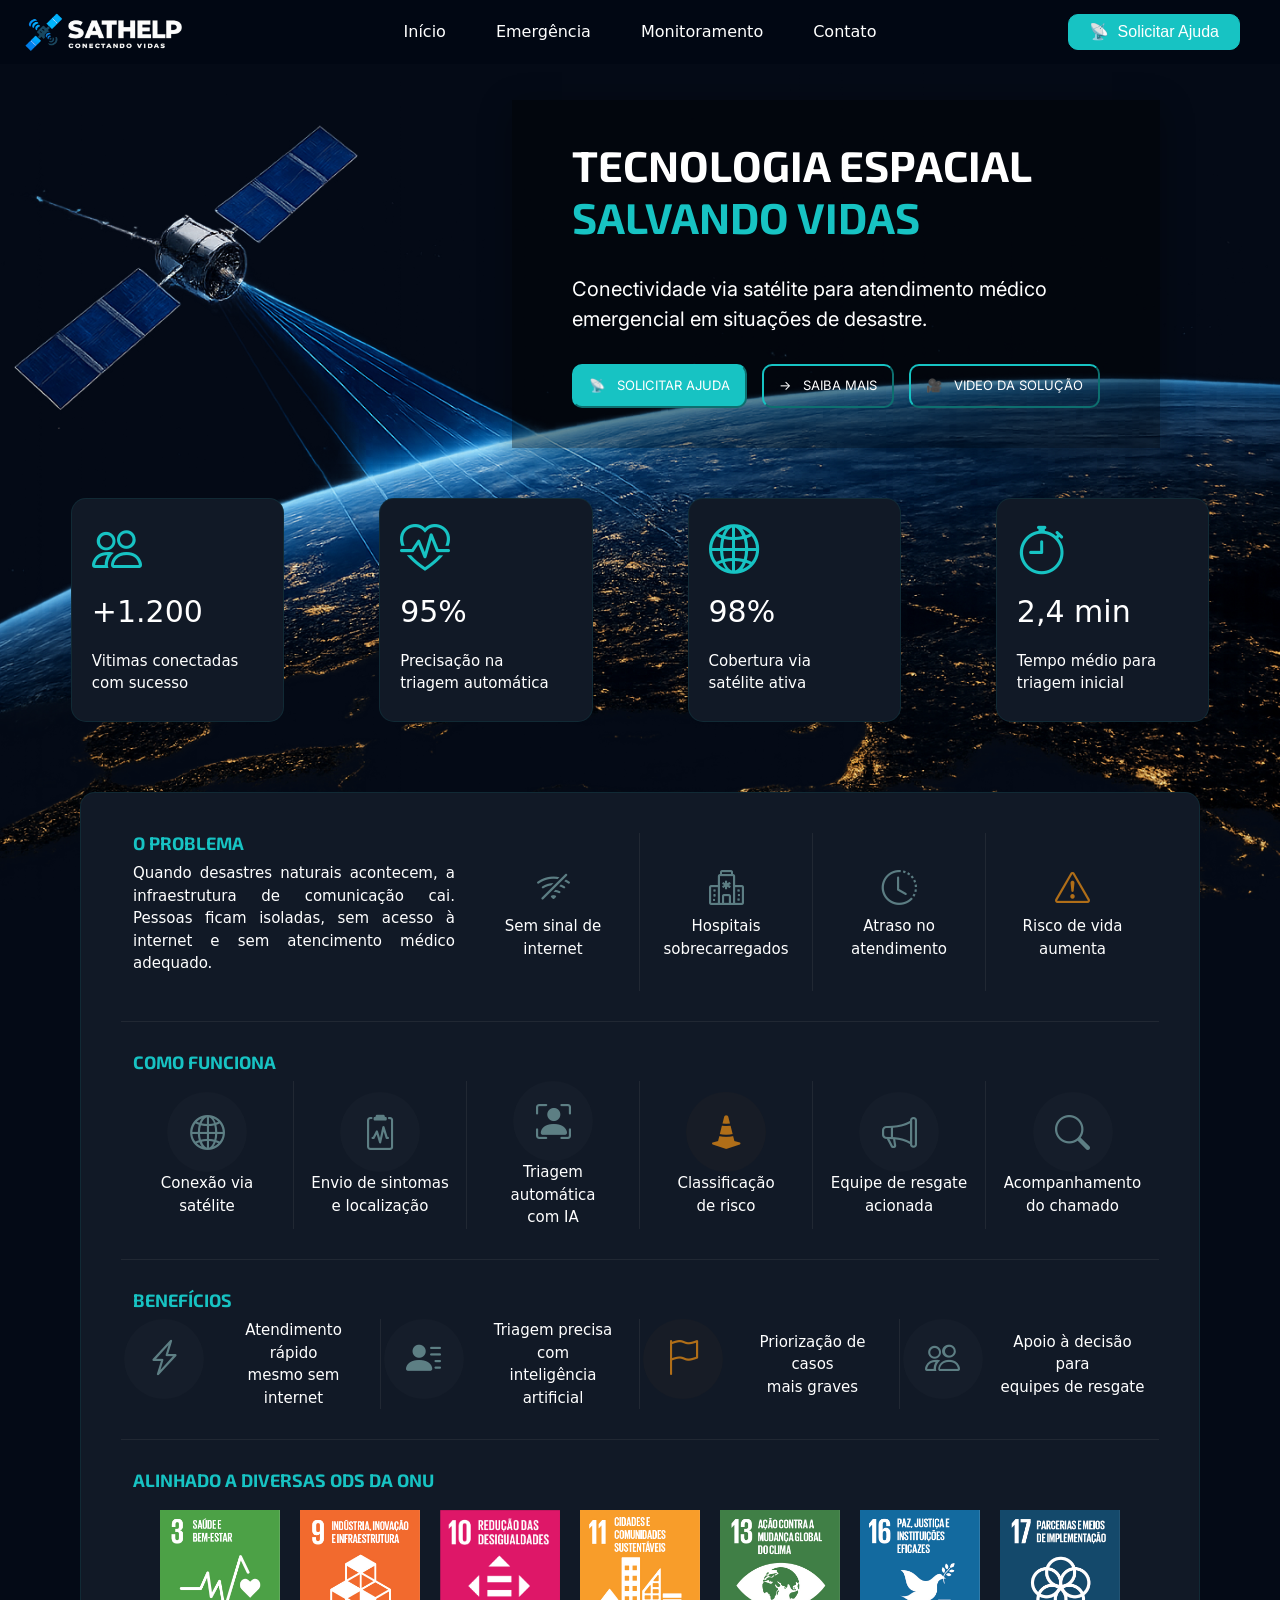
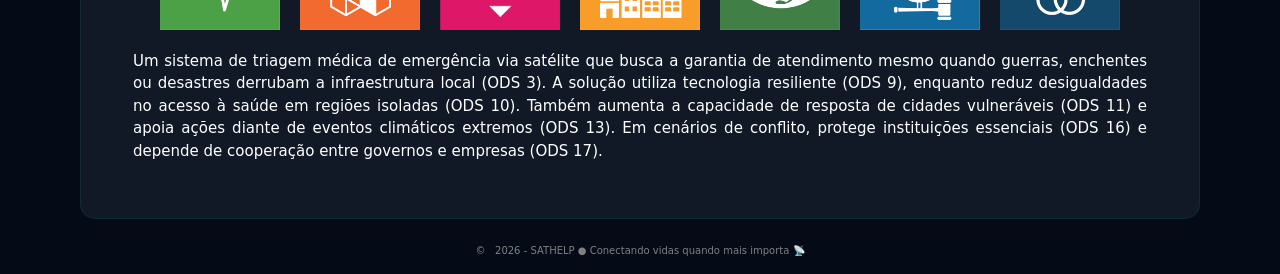
<file: index.html>
<!DOCTYPE html>
<html lang="pt">
<head>
	<meta charset="UTF-8">
	<meta http-equiv="X-UA-Compatible" content="IE=edge">
	<meta name="viewport" content="width=device-width, initial-scale=1.0">
	<link rel="preconnect" href="https://fonts.googleapis.com">
	<link rel="preconnect" href="https://fonts.gstatic.com" crossorigin>
	<link href="https://fonts.googleapis.com/css2?family=Exo+2:wght@300;400;600;700&display=swap" rel="stylesheet">
	<link href="https://fonts.googleapis.com/css2?family=Inter:wght@300;400;600;700&display=swap" rel="stylesheet">
	<link href="https://cdn.jsdelivr.net/npm/bootstrap@5.1.3/dist/css/bootstrap.min.css" rel="stylesheet">
	<link rel="stylesheet" href="https://cdn.jsdelivr.net/npm/bootstrap-icons@1.11.4/font/bootstrap-icons.css">
	<link href="css/style.css" rel="stylesheet">
	<link rel="icon" type="image/png" href="img/Satelite.png">
    <title>SatHelp</title>
</head>
<body>
    <header>
        <iframe src="menu.html" style="width:100%; height:70px; border:none;"></iframe>
    </header>
	<div class="conteudo conteudo_index">
		<div class="caixa_index">
			<div class="caixa_title_index">
				<h1>
					<span class="title_A">TECNOLOGIA ESPACIAL</span><br>
					<span class="title_B">SALVANDO VIDAS</span>
				</h1>
				<p class="text_title">Conectividade via satélite para atendimento médico<br>emergencial em situações de desastre.</p>
				<div class="botoes_index">
					<button class="botao_azul botao_espaco"><a href="emergencia.html">&#128225; &nbsp; SOLICITAR AJUDA</a></button>
					<button class="botao_transparente botao_espaco"><a href="#sobre_solucao">&#x2192; &nbsp; SAIBA MAIS</a></button>
					<button class="botao_transparente"><a href="https://youtu.be/VlipTUClRXM">&#x1F3A5; &nbsp; VIDEO DA SOLUÇÃO</a></button>
				</div>
			</div>
		</div>
		<div class="caixa row group_box_line_index">
			<div class="col-md-2 box_line_index">
				<i class="bi bi-people icon_index"></i>
				<p class="big_p_index">+1.200</p>
				<p class="little_p_index mb-0">Vitimas conectadas<br>com sucesso</p>
			</div>
			<div class="col-md-2 box_line_index">
				<i class="bi bi-heart-pulse icon_index"></i>
				<p class="big_p_index">95%</p>
				<p class="little_p_index">Precisação na<br>triagem automática</p>
			</div>
			<div class="col-md-2 box_line_index">
				<i class="bi bi-globe2 icon_index"></i>
				<p class="big_p_index">98%</p>
				<p class="little_p_index">Cobertura via<br>satélite ativa</p>
			</div>
			<div class="col-md-2 box_line_index">
				<i class="bi bi-stopwatch icon_index"></i>
				<p class="big_p_index">2,4 min</p>
				<p class="little_p_index">Tempo médio para<br>triagem inicial</p>
			</div>
		</div>
		<div class="container_sobre" id="sobre_solucao">
			<div class="row">
				<div class="col-md-4">
					<h6>O PROBLEMA</h6>
					<p class="text_sobre">Quando desastres naturais acontecem, a infraestrutura de comunicação cai. Pessoas ficam isoladas, sem acesso à internet e sem atencimento médico adequado.</p>
				</div>
				<div class="box_sobre col-md-2 line_v_sobre">
					<i class="bi bi-wifi-off icon_sobre"></i>
					<p class="p_sobre mb-0">Sem sinal de<br>internet</p>
				</div>
				<div class="box_sobre col-md-2 line_v_sobre">
					<i class="bi bi-hospital icon_sobre"></i>
					<p class="p_sobre mb-0">Hospitais<br>sobrecarregados</p>
				</div>
				<div class="box_sobre col-md-2 line_v_sobre">
					<i class="bi bi-clock-history icon_sobre"></i>
					<p class="p_sobre mb-0">Atraso no<br>atendimento</p>
				</div>
				<div class="box_sobre col-md-2">
					<i class="bi bi-exclamation-triangle icon_sobre_warning"></i>
					<p class="p_sobre mb-0">Risco de vida<br>aumenta</p>
				</div>
			</div>
			<div class="line_h_sobre row">
				<div class="col-md-4">
					<h6>COMO FUNCIONA</h6>
				</div>
			</div>
			<div class="row">
				<div class="box_sobre col-md-2 line_v_sobre">
					<i class="bi bi-globe2 icon_sobre icon_circle"></i>
					<p class="p_sobre mb-0">Conexão via<br>satélite</p>
				</div>
				<div class="box_sobre col-md-2 line_v_sobre">
					<i class="bi bi-clipboard2-pulse icon_sobre icon_circle"></i>
					<p class="p_sobre mb-0">Envio de sintomas<br>e localização</p>
				</div>
				<div class="box_sobre col-md-2 line_v_sobre">
					<i class="bi bi-person-bounding-box icon_sobre icon_circle"></i>
					<p class="p_sobre mb-0">Triagem automática<br>com IA</p>
				</div>
				<div class="box_sobre col-md-2 line_v_sobre">
					<i class="bi bi-cone-striped icon_sobre_warning icon_circle_warning"></i>
					<p class="p_sobre mb-0">Classificação<br>de risco</p>
				</div>
				<div class="box_sobre col-md-2 line_v_sobre">
					<i class="bi bi-megaphone icon_sobre icon_circle"></i>
					<p class="p_sobre mb-0">Equipe de resgate<br>acionada</p>
				</div>
				<div class="box_sobre col-md-2">
					<i class="bi bi-search icon_sobre icon_circle"></i>
					<p class="p_sobre mb-0">Acompanhamento<br>do chamado</p>
				</div>
			</div>
			<div class="line_h_sobre row">
				<div class="col-md-4">
					<h6>BENEFÍCIOS</h6>
				</div>
			</div>
			<div class="row">
				<div class="box_sobre icon_lateral col-md-1 icon_circle">
					<i class="bi bi-lightning-charge"></i>
				</div>
				<div class="box_sobre col-md-2 line_v_sobre">
					<p class="p_sobre mb-0">Atendimento rápido<br>mesmo sem internet</p>
				</div>
				<div class="box_sobre icon_lateral col-md-1 icon_circle">
					<i class="bi bi-person-lines-fill"></i>
				</div>
				<div class="box_sobre col-md-2 line_v_sobre">
					<p class="p_sobre mb-0">Triagem precisa com<br>inteligência artificial</p>
				</div>
				<div class="box_sobre icon_sobre_warning col-md-1 icon_circle_warning">
					<i class="bi bi-flag"></i>
				</div>
				<div class="box_sobre col-md-2 line_v_sobre">
					<p class="p_sobre mb-0">Priorização de casos<br>mais graves</p>
				</div>
				<div class="box_sobre icon_lateral col-md-1 icon_circle">
					<i class="bi bi-people"></i>
				</div>
				<div class="box_sobre col-md-2">
					<p class="p_sobre mb-0">Apoio à decisão para<br>equipes de resgate</p>
				</div>
			</div>
			<div class="line_h_sobre row">
				<div class="col-md-12">
					<h6>ALINHADO A DIVERSAS ODS DA ONU</h6>
				</div>
				<div class="container_img col-md-12">
					<img src="/img/ods03.png" alt="Imagem apresentando a ODS 03" width="120" height="120" class="img_sobre">
					<img src="/img/ods09.png" alt="Imagem apresentando a ODS 09" width="120" height="120" class="img_sobre">
					<img src="/img/ods10.png" alt="Imagem apresentando a ODS 10" width="120" height="120" class="img_sobre">
					<img src="/img/ods11.png" alt="Imagem apresentando a ODS 11" width="120" height="120" class="img_sobre">
					<img src="/img/ods13.png" alt="Imagem apresentando a ODS 13" width="120" height="120" class="img_sobre">
					<img src="/img/ods16.png" alt="Imagem apresentando a ODS 16" width="120" height="120" class="img_sobre">
					<img src="/img/ods17.png" alt="Imagem apresentando a ODS 17" width="120" height="120">
				</div>
				<div class="col-md-12">
					<p class="text_sobre">Um sistema de triagem médica de emergência via satélite que busca a garantia de atendimento mesmo quando guerras, enchentes ou desastres derrubam a infraestrutura local (ODS 3). A solução utiliza tecnologia resiliente (ODS 9), enquanto reduz desigualdades no acesso à saúde em regiões isoladas (ODS 10). Também aumenta a capacidade de resposta de cidades vulneráveis (ODS 11) e apoia ações diante de eventos climáticos extremos (ODS 13). Em cenários de conflito, protege instituições essenciais (ODS 16) e depende de cooperação entre governos e empresas (ODS 17).</p>
				</div>
			</div>
		</div>
		<footer>
			<br>
			<p class="p_footer">&#x00A9; &nbsp; 2026 - SATHELP &#x25CF; Conectando vidas quando mais importa &#128225;</p>
		</footer>
	</div>
	<script>
		/* Responsável por trocar a cor e texto do botão que aparece no cabeçalho */
		const iframe = document.querySelector("header iframe");
		iframe.onload = () => {
			iframe.contentWindow.postMessage({ color: "blue" }, "*");
		};
	</script>
</body>
</html>
</file>
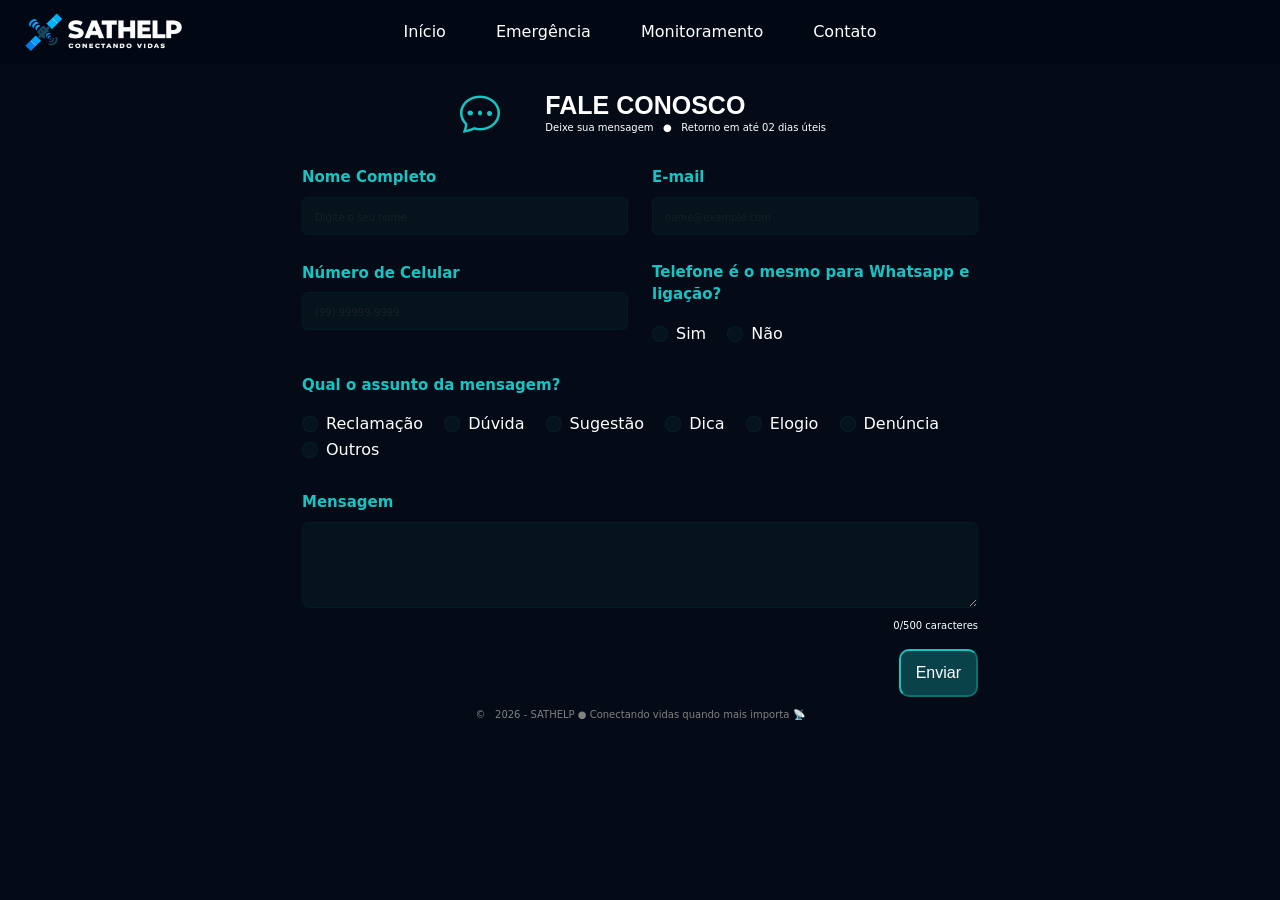
<file: contato.html>
<!DOCTYPE html>
<html lang="pt">
<head>
	<meta charset="UTF-8">
	<meta http-equiv="X-UA-Compatible" content="IE=edge">
	<meta name="viewport" content="width=device-width, initial-scale=1.0">
	<link rel="preconnect" href="https://fonts.googleapis.com">
	<link rel="preconnect" href="https://fonts.gstatic.com" crossorigin>
	<link href="https://cdn.jsdelivr.net/npm/bootstrap@5.1.3/dist/css/bootstrap.min.css" rel="stylesheet">
	<link rel="stylesheet" href="https://cdn.jsdelivr.net/npm/bootstrap-icons@1.11.3/font/bootstrap-icons.css">
	<link href="css/style.css" rel="stylesheet">
	<link rel="icon" type="image/png" href="img/Satelite.png">
	<title>Contato</title>
</head>
<body>
	<header>
		<iframe src="menu.html" style="width:100%; height:70px; border:none;"></iframe>
	</header>
	<div class="conteudo conteudo_contato">
		<div class="line_title_contato row">
			<div class="box_title_contato col-md-1">
				<i class="bi bi-chat-dots icon_contato"></i>
			</div>
			<div class="box_title_contato col-md-3">
				<h1 class="title_contato mb-0">FALE CONOSCO</h1>
				<p class="p_title_contato mb-0">Deixe sua mensagem &nbsp; &#x25CF; &nbsp; Retorno em até 02 dias úteis</p>
			</div>
		</div>
		<div class="container_contato">
			<form id="formulario_JS" class="forms_contato">
				<div class="row g-4">
					<div class="col-md-6">
						<label for="validationDefault01" class="form-label titulo_label_contato">Nome Completo</label>
						<input type="text" class="form-control" id="nomecompleto" required pattern="^[A-Za-zÀ-ÿ]+(?:\s+[A-Za-zÀ-ÿ]+)+$" title="Digite o nome e sobrenome" placeholder="Digite o seu nome">
					</div>
					<div class="col-md-6">
						<label for="exampleFormControlInput1" class="form-label titulo_label_contato">E-mail</label>
						<input type="email" class="form-control" id="email" placeholder="name@example.com" required
							pattern="^[^\s@]+@[^\s@]+\.[^\s@]+$" title="Digite o email no formato nome@example.com">
					</div>
				</div>
				<div class="my_forms_contato row g-4">
					<div class="col-md-6">
						<label for="Telefone" class="form-label titulo_label_contato">Número de Celular</label>
						<input type="tel" class="form-control" id="telefone" placeholder="(99) 99999-9999"
							maxlength="15" required pattern="^\(\d{2}\)\s\d{4,5}-\d{4}$" title="Digite o ddd e o número de telefone completo">
						<script>
							/* Responsável por validar o conteúdo preenchido */
							document.getElementById('telefone').addEventListener('input', function (e) {
								let value = e.target.value.replace(/\D/g, '');
								value = value.replace(/^(\d{2})(\d)/g, '($1) $2');
								value = value.replace(/(\d{5})(\d)/, '$1-$2');
								e.target.value = value;
							});
						</script>
					</div>
					<div class="col-md-6">
						<p class="titulo_label_contato">Telefone é o mesmo para Whatsapp e ligação?</p>
						<div class="form-check form-check-inline">
							<input class="form-check-input" type="radio" name="Telefone" id="inlineRadio1" value="Sim"
								required>
							<label class="form-check-label" for="inlineRadio1">Sim</label>
						</div>
						<div class="form-check form-check-inline">
							<input class="form-check-input" type="radio" name="Telefone" id="inlineRadio2" value="Não"
								required>
							<label class="form-check-label" for="inlineRadio2">Não</label>
						</div>
					</div>
				</div>
				<div class="my_forms_contato row g-4">
					<div class="col-md-12">
						<p class="titulo_label_contato">Qual o assunto da mensagem?</p>
						<div class="form-check form-check-inline">
							<input class="form-check-input" type="radio" name="Assunto" id="inlineRadio1"
								value="Reclamação" required>
							<label class="form-check-label" for="inlineRadio1">Reclamação</label>
						</div>
						<div class="form-check form-check-inline">
							<input class="form-check-input" type="radio" name="Assunto" id="inlineRadio2" value="Dúvida"
								required>
							<label class="form-check-label" for="inlineRadio2">Dúvida</label>
						</div>
						<div class="form-check form-check-inline">
							<input class="form-check-input" type="radio" name="Assunto" id="inlineRadio3"
								value="Sugestão" required>
							<label class="form-check-label" for="inlineRadio3">Sugestão</label>
						</div>
						<div class="form-check form-check-inline">
							<input class="form-check-input" type="radio" name="Assunto" id="inlineRadio4" value="Dica"
								required>
							<label class="form-check-label" for="inlineRadio4">Dica</label>
						</div>
						<div class="form-check form-check-inline">
							<input class="form-check-input" type="radio" name="Assunto" id="inlineRadio4" value="Elogio"
								required>
							<label class="form-check-label" for="inlineRadio4">Elogio</label>
						</div>
						<div class="form-check form-check-inline">
							<input class="form-check-input" type="radio" name="Assunto" id="inlineRadio4"
								value="Denúncia" required>
							<label class="form-check-label" for="inlineRadio4">Denúncia</label>
						</div>
						<div class="form-check form-check-inline">
							<input class="form-check-input" type="radio" name="Assunto" id="inlineRadio4" value="Outros"
								required>
							<label class="form-check-label" for="inlineRadio4">Outros</label>
						</div>
					</div>
				</div>
				<div class="my_forms_contato row g-4">
					<div class="col-md-12">
						<label for="textMensagem" class="form-label titulo_label_contato">Mensagem</label>
						<textarea class="form-control" id="textMensagem" rows="3" maxlength="500" required></textarea>
						<p class="cont_caracteres"><span id="contadorCaracteres">0</span>/500 caracteres</p>
					</div>
					<script>
						/* Responsável por contar os caracteres da mensagem */
						const campoMensagem = document.getElementById("textMensagem");
						const contador = document.getElementById("contadorCaracteres");
						campoMensagem.addEventListener("input", () => {
							contador.textContent = campoMensagem.value.length;
						});
					</script>
				</div>
				<div class="row g-4">
					<div class="container_botao_contato col-md-12">
						<button type="submit" id="submit_botao" class="botao_enviar">Enviar</button>
					</div>
				</div>
			</form>
		</div>
		<script>
			/* Responsável por emitir uma mensagem ao enviar o formulário */
			document.getElementById("formulario_JS").addEventListener("submit", function (e) {
				e.preventDefault();
				alert("Mensagem encaminhada com sucesso! Entraremos em contato em até 07 dias úteis.");
				this.reset();
			});
		</script>
	</div>
	<footer>
		<p class="p_footer">&#x00A9; &nbsp; 2026 - SATHELP &#x25CF; Conectando vidas quando mais importa &#128225;</p>
	</footer>
</body>
</html>
</file>
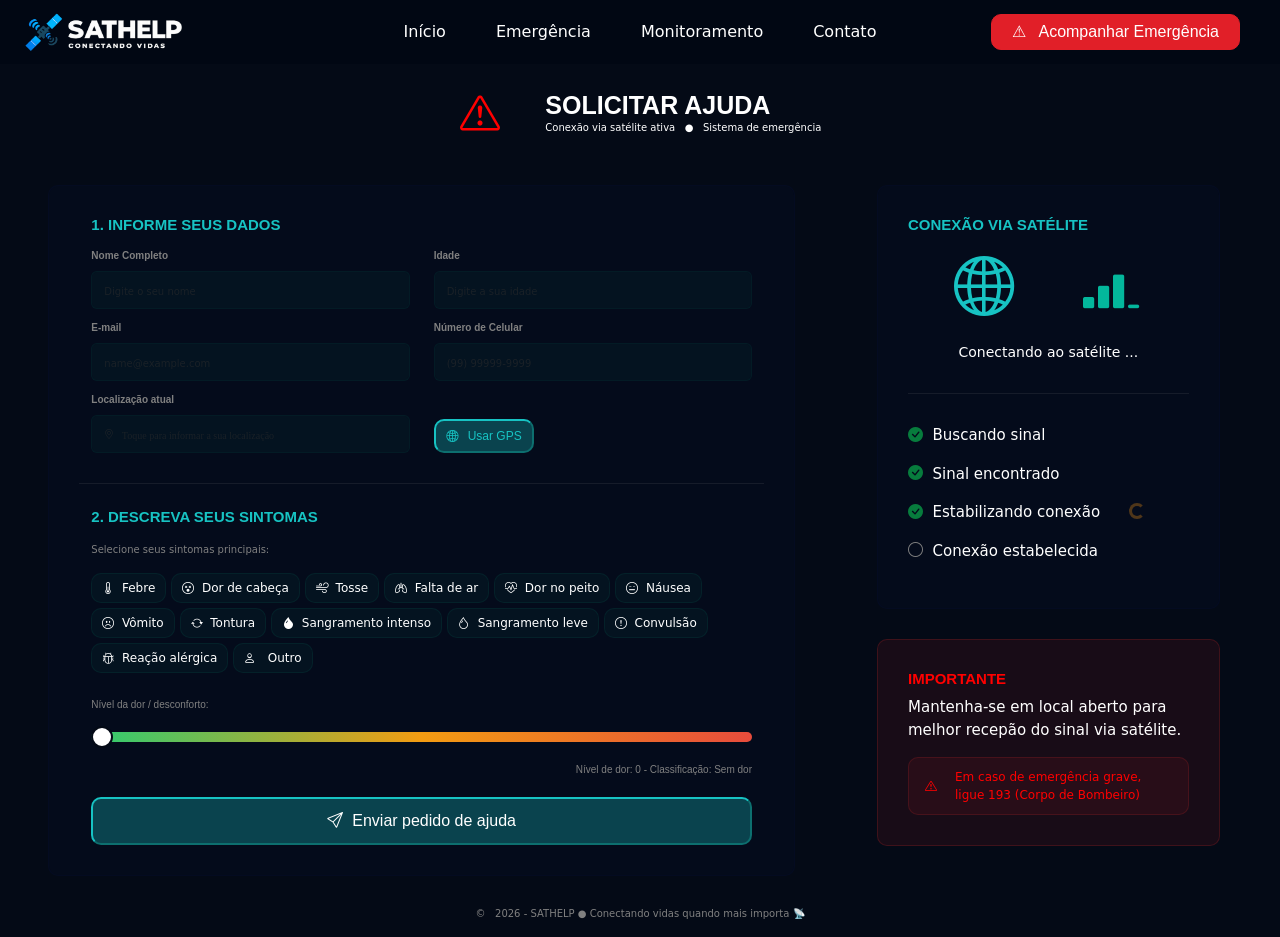
<file: emergencia.html>
<!DOCTYPE html>
<html lang="pt">
<head>
	<meta charset="UTF-8">
	<meta http-equiv="X-UA-Compatible" content="IE=edge">
	<meta name="viewport" content="width=device-width, initial-scale=1.0">
	<link rel="preconnect" href="https://fonts.googleapis.com">
	<link rel="preconnect" href="https://fonts.gstatic.com" crossorigin>
	<link href="https://cdn.jsdelivr.net/npm/bootstrap@5.1.3/dist/css/bootstrap.min.css" rel="stylesheet">
	<link rel="stylesheet" href="https://cdn.jsdelivr.net/npm/bootstrap-icons@1.11.3/font/bootstrap-icons.css">
	<link href="css/style.css" rel="stylesheet">
	<link rel="icon" type="image/png" href="img/Satelite.png">
    <title>Emergência</title>
</head>
<body>
    <header>
        <iframe src="menu.html" style="width:100%; height:70px; border:none;"></iframe>
    </header>
	<div class="conteudo conteudo_emergencia">
		<div class="line_title_emergencia row">
			<div class="box_title_emergencia col-md-1">
				<i class="bi bi-exclamation-triangle icon_emergencia_red"></i>
			</div>
			<div class="box_title_emergencia col-md-3">
				<h1 class="title_emergencia mb-0">SOLICITAR AJUDA</h1>
				<p class="p_emergencia mb-0">Conexão via satélite ativa &nbsp; &#x25CF; &nbsp; Sistema de emergência</p>
			</div>
		</div>
		<div class="dashboard_emergencia row">
			<div class="dados_emergencia col-md-7">
				<form id="formulario_JS_emergencia" class="forms_emergencia">
					<div class="row g-4">
						<h2 class="title_form_emergencia">1. INFORME SEUS DADOS</h2>
					</div>
					<div class="line_dados row g-4">
						<div class="col-md-6">
							<label for="validationDefault01" class="form-label titulo_label_emergencia">Nome Completo</label>
							<input type="text" class="form-control" id="nomecompleto" required
								pattern="^[A-Za-zÀ-ÿ]+(?:\s+[A-Za-zÀ-ÿ]+)+$" title="Digite o nome e sobrenome" placeholder="Digite o seu nome">
						</div>
						<div class="col-md-6">
							<label for="validationDefault01" class="form-label titulo_label_emergencia">Idade</label>
							<input type="number" class="form-control" id="idade" required title="Digite a sua idade" placeholder="Digite a sua idade">
						</div>
					</div>
					<div class="line_dados row g-4">
						<div class="col-md-6">
							<label for="exampleFormControlInput1" class="form-label titulo_label_emergencia">E-mail</label>
							<input type="email" class="form-control" id="email" placeholder="name@example.com" required pattern="^[^\s@]+@[^\s@]+\.[^\s@]+$" title="Digite o email no formato nome@example.com">
						</div>
						<div class="col-md-6">
							<label for="Telefone" class="form-label titulo_label_emergencia">Número de Celular</label>
							<input type="tel" class="form-control" id="telefone" placeholder="(99) 99999-9999" maxlength="15" required pattern="^\(\d{2}\)\s\d{4,5}-\d{4}$" title="Digite o ddd e o número de telefone completo">
							<script>
								/* Responsável por validar o conteúdo preenchido */
								document.getElementById('telefone').addEventListener('input', function (e) {
									let value = e.target.value.replace(/\D/g, '');
									value = value.replace(/^(\d{2})(\d)/g, '($1) $2');
									value = value.replace(/(\d{5})(\d)/, '$1-$2');
									e.target.value = value;
								});
							</script>
						</div>
					</div>
					<div class="row g-4">
						<div class="col-md-6">
							<label for="validationDefault01" class="form-label titulo_label_emergencia">Localização atual</label>
							<input type="text" class="form-control bi-placeholder" id="localização" required title="Informe a sua localização ou utilize o GPS" placeholder="&#xF3E8; &nbsp; Toque para informar a sua localização">
						</div>
						<div class="container_botao_gps col-md-6">
							<button type="button" id="button_botao" class="botao_gps"><i class="bi bi-globe2"></i> &nbsp; Usar GPS</button>
						</div>
					</div>					
					<div class="title_section_form row g-4">
						<h2 class="title_form_emergencia mb-0">2. DESCREVA SEUS SINTOMAS</h2>
						<p class="p_form_emergencia mb-3 mt-3">Selecione seus sintomas principais:</p>
					</div>
					<div class="row g-4">
						<div class="box_sintomas col-md-8">
							<label class="card_sintoma">
								<input type="checkbox" name="sintomas" value="febre">
								<p class="text_sintomas mb-0"><i class="bi bi-thermometer-half"></i>&nbsp; Febre</p>
							</label>
							<label class="card_sintoma">
								<input type="checkbox" name="sintomas" value="dor_cabeca">
								<p class="text_sintomas mb-0"><i class="bi bi-emoji-dizzy"></i>&nbsp; Dor de cabeça</p>
							</label>
							<label class="card_sintoma">
								<input type="checkbox" name="sintomas" value="tosse">
								<p class="text_sintomas mb-0"><i class="bi bi-wind"></i> &nbsp;Tosse</p>
							</label>
							<label class="card_sintoma">
								<input type="checkbox" name="sintomas" value="falta_ar">
								<p class="text_sintomas mb-0"><i class="bi bi-lungs"></i> &nbsp;Falta de ar</p>
							</label>
							<label class="card_sintoma">
								<input type="checkbox" name="sintomas" value="dor_peito">
								<p class="text_sintomas mb-0"><i class="bi bi-heart-pulse"></i> &nbsp;Dor no peito</p>
							</label>
							<label class="card_sintoma">
								<input type="checkbox" name="sintomas" value="nausea">
								<p class="text_sintomas mb-0"><i class="bi bi-emoji-expressionless"></i> &nbsp;Náusea</p>
							</label>
							<label class="card_sintoma">
								<input type="checkbox" name="sintomas" value="vomito">
								<p class="text_sintomas mb-0"><i class="bi bi-emoji-frown"></i> &nbsp;Vômito</p>
							</label>
							<label class="card_sintoma">
								<input type="checkbox" name="sintomas" value="tontura">
								<p class="text_sintomas mb-0"><i class="bi bi-arrow-repeat"></i> &nbsp;Tontura</p>
							</label>
							<label class="card_sintoma">
								<input type="checkbox" name="sintomas" value="sangramento_intenso">
								<p class="text_sintomas mb-0"><i class="bi bi-droplet-fill"></i> &nbsp;Sangramento intenso</p>
							</label>
							<label class="card_sintoma">
								<input type="checkbox" name="sintomas" value="sangramento_leve">
								<p class="text_sintomas mb-0"><i class="bi bi-droplet"></i> &nbsp;Sangramento leve</p>
							</label>
							<label class="card_sintoma">
								<input type="checkbox" name="sintomas" value="convulsao">
								<p class="text_sintomas mb-0"><i class="bi bi-exclamation-circle"></i> &nbsp;Convulsão</p>
							</label>
							<label class="card_sintoma">
								<input type="checkbox" name="sintomas" value="alergica">
								<p class="text_sintomas mb-0"><i class="bi bi-bug"></i> &nbsp;Reação alérgica</p>
							</label>
							<label class="card_sintoma">
								<input type="checkbox" name="sintomas" value="outro">
								<p class="text_sintomas mb-0"><i class="bi bi-person"></i> &nbsp; Outro</p>
							</label>
						</div>
					</div>
					<div class="row g-4">
						<div class="box_nivel_dor col-md-8">
							<p class="p_form_emergencia mb-0 mt-4">Nível da dor / desconforto:</p>
							<input type="range" min="0" max="10" value="0" id="rangeDor">
							<p class="dor-texto mt-0 mb-0" id="dorTexto">Nível de dor: 0 - Classificação: Sem dor</p>
						</div>
					</div>
					<div class="row g-4">
						<div class="container-botao col-md-8">
							<button type="submit" id="submit_botao" class="botao_enviar_ajuda"><i class="bi bi-send"></i>&nbsp; Enviar pedido de ajuda</button>
						</div>
					</div>
				</form>
			</div>
			<div class="info_emergencia col-md-4">
				<div class="satelite_emergencia">
					<h2 class="title_satelite_emergencia">CONEXÃO VIA SATÉLITE</h2>
					<div class="icons_satelite_emergencia">
						<i class="bi bi-globe2 big_icon_azul"></i>
						<i class="bi bi-reception-3 big_icon_verde"></i>
					</div>
					<p class="status_satelite_emergencia">Conectando ao satélite ...</p>
					<p class="status_importante_emergencia"><i class="bi bi-check-circle-fill icon_verde"></i> &nbsp;Buscando sinal</p>
					<p class="status_importante_emergencia"><i class="bi bi-check-circle-fill icon_verde"></i> &nbsp;Sinal encontrado</p>
					<p class="status_importante_emergencia"><i class="bi bi-check-circle-fill icon_verde"></i> &nbsp;Estabilizando conexão &nbsp; &nbsp; &nbsp;<i class="spinner-border spinner-border-sm"></i></p>
					<p class="status_importante_emergencia"><i class="bi bi-circle icon_claro"></i> &nbsp;Conexão estabelecida</p>
				</div>
				<div class="importante_emergencia">
					<h2 class="title_importante_emergencia">IMPORTANTE</h2>
					<p class="status_importante_emergencia">Mantenha-se em local aberto para melhor recepão do sinal via satélite.</p>
					<div class="info_bombeiros row">
						<div class="col-md-1">
							<i class="bi bi-exclamation-triangle icon_bombeiros"></i>
						</div>
						<div class="col-md-10">
							<p class="mb-0">Em caso de emergência grave,<br>ligue 193 (Corpo de Bombeiro)</p>
						</div>
					</div>
				</div>
			</div>
		</div>
	</div>
	<script>
		/* Responsável por trocar a cor e texto do botão que aparece no cabeçalho */
		const iframe = document.querySelector("header iframe");
		iframe.onload = () => {
			iframe.contentWindow.postMessage({ color: "red" }, "*");
		};
	</script>
	<script>
		/* Responsável por emitir uma mensagem ao enviar o formulário */
		document.getElementById("formulario_JS_emergencia").addEventListener("submit", function (e) {
			e.preventDefault();
			const sintomas = document.querySelectorAll('input[name="sintomas"]:checked');
			if (sintomas.length === 0) {
				alert("Selecione pelo menos um sintoma antes de enviar.");
				return;
			}
			alert("Chamado registrado com sucesso! Em breve a sua ajuda chegará.");
			this.reset();
			const dorTexto = document.getElementById("dorTexto");
			if (dorTexto) {
				dorTexto.textContent = "Nível de dor: 0 - Classificação: Sem dor";
			}
		});
	</script>
	<script>
		/* Responsável por mudar o texto do range de dor */
		const range = document.getElementById("rangeDor");
		const text = document.getElementById("dorTexto");

		range.addEventListener("input", () => {
			const v = Number(range.value);
			let nivel = "";
			if (v == 0) nivel = "Sem dor";
			else if (v <= 3) nivel = "Leve";
			else if (v <= 7) nivel = "Moderado";
			else nivel = "Intenso";
			text.textContent = `Nível de dor: ${v} - Classificação: ${nivel}`;
		});
	</script>
	<footer>
		<p class="p_footer">&#x00A9; &nbsp; 2026 - SATHELP &#x25CF; Conectando vidas quando mais importa &#128225;</p>
	</footer>
</body>
</html>
</file>
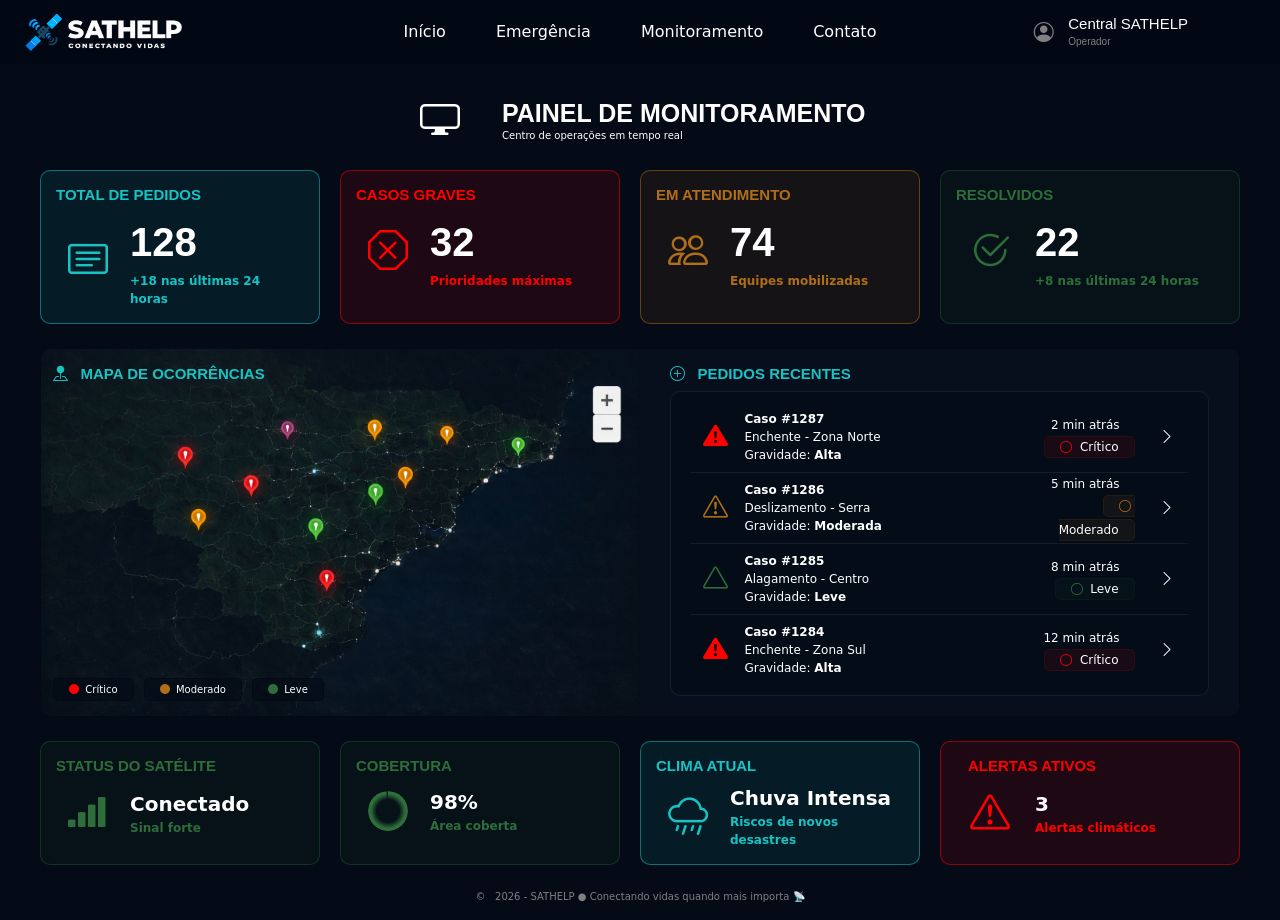
<file: monitoramento.html>
<!DOCTYPE html>
<html lang="pt">
<head>
	<meta charset="UTF-8">
	<meta http-equiv="X-UA-Compatible" content="IE=edge">
	<meta name="viewport" content="width=device-width, initial-scale=1.0">
	<link rel="preconnect" href="https://fonts.googleapis.com">
	<link rel="preconnect" href="https://fonts.gstatic.com" crossorigin>
	<link href="https://cdn.jsdelivr.net/npm/bootstrap@5.1.3/dist/css/bootstrap.min.css" rel="stylesheet">
	<link rel="stylesheet" href="https://cdn.jsdelivr.net/npm/bootstrap-icons@1.11.3/font/bootstrap-icons.css">
	<link href="css/style.css" rel="stylesheet">
	<link rel="icon" type="image/png" href="img/Satelite.png">
    <title>Monitoramento</title>
</head>
<body>
    <header>
        <iframe src="menu.html" style="width:100%; height:70px; border:none;"></iframe>
    </header>
	<div class="conteudo conteudo_monitoramento">
		<div class="dashboard_monitoramento">
			<div class="line_title_monitoramento row">
				<div class="box_title_monitoramento col-md-1">
					<i class="bi bi-display icon_monitoramento"></i>
				</div>
				<div class="box_title_monitoramento col-md-4">
					<h1 class="title_monitoramento mb-0">PAINEL DE MONITORAMENTO</h1>
					<p class="p_monitoramento mb-0">Centro de operações em tempo real</p>
				</div>
			</div>
			<div class="line_totalizador_monitoramento row gx-3 mb-4">
				<div class="card_azul_monitoramento card_espaco col-md-3">
					<h2 class="title_card_azul_monitoramento">TOTAL DE PEDIDOS</h2>
					<div class="box_card row">
						<div class="icon_card_azul_monitoramento col-md-3">
							<i class="bi bi-card-text icon_align"></i>
						</div>
						<div class="col-md-9">
							<p class="numero_card_azul_monitoramento mb-0 mt-0">128</p>
							<p class="p_card_azul_monitoramento mb-0 mt-0">+18 nas últimas 24 horas</p>
						</div>
					</div>
				</div>
				<div class="card_vermelho_monitoramento card_espaco col-md-3">
					<h2 class="title_card_vermelho_monitoramento">CASOS GRAVES</h2>
					<div class="box_card row">
						<div class="icon_card_vermelho_monitoramento col-md-3">
							<i class="bi bi-x-octagon icon_align"></i>
						</div>
						<div class="col-md-9">
							<p class="numero_card_vermelho_monitoramento mb-0 mt-0">32</p>
							<p class="p_card_vermelho_monitoramento mb-0 mt-0">Prioridades máximas</p>
						</div>
					</div>
				</div>
				<div class="card_amarelo_monitoramento card_espaco col-md-3">
					<h2 class="title_card_amarelo_monitoramento">EM ATENDIMENTO</h2>
					<div class="box_card row">
						<div class="icon_card_amarelo_monitoramento col-md-3">
							<i class="bi bi-people icon_align"></i>
						</div>
						<div class="col-md-9">
							<p class="numero_card_amarelo_monitoramento mb-0 mt-0">74</p>
							<p class="p_card_amarelo_monitoramento mb-0 mt-0">Equipes mobilizadas</p>
						</div>
					</div>
				</div>
				<div class="card_verde_monitoramento col-md-3">
					<h2 class="title_card_verde_monitoramento">RESOLVIDOS</h2>
					<div class="box_card row">
						<div class="icon_card_verde_monitoramento col-md-3">
							<i class="bi bi-check2-circle icon_align"></i>
						</div>
						<div class="col-md-9">
							<p class="numero_card_verde_monitoramento mb-0 mt-0">22</p>
							<p class="p_card_verde_monitoramento mb-0 mt-0">+8 nas últimas 24 horas</p>
						</div>
					</div>
				</div>
			</div>
			<div class="line_map_monitoramento row mb-4">
				<div class="map_ocorrencia col-md-6">
					<h2 class="title_card_azul_monitoramento title_map mt-3"><i class="bi bi-pin-map-fill"></i> &nbsp; MAPA DE OCORRÊNCIAS</h2>
					<div class="legenda_map">
						<p class="p_mapa d-md-inline mb-0 mt-0"><i class="bi bi-circle-fill circle_vermelho"></i>&nbsp; Crítico</p>
						<p class="p_mapa d-md-inline mb-0 mt-0"><i class="bi bi-circle-fill circle_amarelo"></i>&nbsp; Moderado</p>
						<p class="p_mapa d-md-inline mb-0 mt-0"><i class="bi bi-circle-fill circle_verde"></i>&nbsp; Leve</p>
					</div>
				</div>
				<div class="table_map col-md-6">
					<h2 class="title_card_azul_monitoramento mt-3"><i class="bi bi-plus-circle"></i> &nbsp; PEDIDOS RECENTES</h2>
					<div>
						<div class="table_border">
							<div class="line_divisao_casos case_registro row">
								<div class="icon_table_monitoramento_vermelho col-md-1">
									<i class="bi bi-exclamation-triangle-fill"></i>
								</div>
								<div class="col-md-7">
									<p class="case_table_monitoramento mb-0 mt-2"><b>Caso #1287</b></p>
									<p class="tipo_table_monitoramento mb-0 mt-0">Enchente - Zona Norte</p>
									<p class="gravidade_table_monitoramento mb-2 mt-0">Gravidade: <b>Alta</b></p>
								</div>
								<div class="table_monitoramento col-md-3">
									<p class="time_table_monitoramento mb-0 mt-0">2 min atrás</p>
									<p class="p_end mb-0 mt-0"><span class="estado_table_monitoramento_vermelho"><i	class="bi bi-circle circle_vermelho"></i>&nbsp; Crítico</span></p>
								</div>
								<div class="seta_table_monitoramento col-md-1">
									<i class="bi bi-chevron-right"></i>
								</div>
							</div>
							<div class="line_divisao_casos case_registro row">
								<div class="icon_table_monitoramento_amarelo col-md-1">
									<i class="bi bi-exclamation-triangle"></i>
								</div>
								<div class="col-md-7">
									<p class="case_table_monitoramento mb-0 mt-2"><b>Caso #1286</b></p>
									<p class="tipo_table_monitoramento mb-0 mt-0">Deslizamento - Serra</p>
									<p class="gravidade_table_monitoramento mb-2 mt-0">Gravidade: <b>Moderada</b></p>
								</div>
								<div class="table_monitoramento col-md-3">
									<p class="time_table_monitoramento mb-0 mt-0">5 min atrás</p>
									<p class="p_end mb-0 mt-0"><span class="estado_table_monitoramento_amarelo"><i class="bi bi-circle circle_amarelo"></i>&nbsp; Moderado</span></p>
								</div>
								<div class="seta_table_monitoramento col-md-1">
									<i class="bi bi-chevron-right"></i>
								</div>
							</div>
							<div class="line_divisao_casos case_registro row">
								<div class="icon_table_monitoramento_verde col-md-1">
									<i class="bi bi-triangle"></i>
								</div>
								<div class="col-md-7">
									<p class="case_table_monitoramento mb-0 mt-2"><b>Caso #1285</b></p>
									<p class="tipo_table_monitoramento mb-0 mt-0">Alagamento - Centro</p>
									<p class="gravidade_table_monitoramento mb-2 mt-0">Gravidade: <b>Leve</b></p>
								</div>
								<div class="table_monitoramento col-md-3">
									<p class="time_table_monitoramento mb-0 mt-0">8 min atrás</p>
									<p class="p_end mb-0 mt-0"><span class="estado_table_monitoramento_verde"><i class="bi bi-circle circle_verde"></i>&nbsp; Leve</span></p>
								</div>
								<div class="seta_table_monitoramento col-md-1">
									<i class="bi bi-chevron-right"></i>
								</div>
							</div>
							<div class="case_registro row">
								<div class="icon_table_monitoramento_vermelho col-md-1">
									<i class="bi bi-exclamation-triangle-fill"></i>
								</div>
								<div class="col-md-7">
									<p class="case_table_monitoramento mb-0 mt-2"><b>Caso #1284</b></p>
									<p class="tipo_table_monitoramento mb-0 mt-0">Enchente - Zona Sul</p>
									<p class="gravidade_table_monitoramento mb-2 mt-0">Gravidade: <b>Alta</b></p>
								</div>
								<div class="table_monitoramento col-md-3">
									<p class="time_table_monitoramento mb-0 mt-0">12 min atrás</p>
									<p class="p_end mb-0 mt-0"><span class="estado_table_monitoramento_vermelho"><i class="bi bi-circle circle_vermelho"></i>&nbsp; Crítico</span></p>
								</div>
								<div class="seta_table_monitoramento col-md-1">
									<i class="bi bi-chevron-right"></i>
								</div>
							</div>
						</div>
					</div>
				</div>
			</div>
			<div class="line_totalizador_monitoramento row mb-4">
				<div class="card_verde_monitoramento card_espaco col-md-3">
					<h2 class="title_card_verde_monitoramento">STATUS DO SATÉLITE</h2>
					<div class="box_card row">
						<div class="icon_card_verde_monitoramento col-md-3">
							<i class="bi bi-reception-4 icon_align"></i>
						</div>
						<div class="col-md-9">
							<p class="info_card_verde_monitoramento mb-0 mt-0">Conectado</p>
							<p class="p_card_verde_monitoramento mb-0 mt-0">Sinal forte</p>
						</div>
					</div>
				</div>
				<div class="card_verde_monitoramento card_espaco col-md-3">
					<h2 class="title_card_verde_monitoramento">COBERTURA</h2>
					<div class="box_card row">
						<div class="icon_card_verde_monitoramento col-md-3">
							<div class="circle icon_align mt-1" data-value="98"></div>
						</div>
						<div class="col-md-9">
							<p class="info_card_verde_monitoramento mb-0 mt-1">98%</p>
							<p class="p_card_verde_monitoramento mb-0 mt-0">Área coberta</p>
						</div>
					</div>
				</div>
				<div class="card_azul_monitoramento card_espaco col-md-3">
					<h2 class="title_card_azul_monitoramento">CLIMA ATUAL</h2>
					<div class="box_card row">
						<div class="icon_card_azul_monitoramento col-md-3">
							<i class="bi bi-cloud-rain icon_align"></i>
						</div>
						<div class="col-md-9">
							<p class="info_card_azul_monitoramento mb-0 mt-0">Chuva Intensa</p>
							<p class="p_card_azul_monitoramento mb-0 mt-0">Riscos de novos desastres</p>
						</div>
					</div>
				</div>
				<div class="card_vermelho_monitoramento col-md-3">
					<div class="row">
						<div class="col-md-12">
							<h2 class="title_card_vermelho_monitoramento">ALERTAS ATIVOS</h2>
						</div>
					</div>
					<div class="box_card row">
						<div class="icon_card_vermelho_monitoramento col-md-3">
							<i class="bi bi-exclamation-triangle icon_align"></i>
						</div>
						<div class="col-md-9">
							<p class="info_card_vermelho_monitoramento mb-0 mt-0">3</p>
							<p class="p_card_vermelho_monitoramento mb-0 mt-0">Alertas climáticos</p>
						</div>
					</div>
				</div>
			</div>
		</div>
	</div>
	<script>
		/* Responsável por trocar a cor e texto do botão que aparece no cabeçalho */
		const iframe = document.querySelector("header iframe");
		iframe.onload = () => {
			iframe.contentWindow.postMessage({ color: "transparent" }, "*");
		};
	</script>
	<footer>
		<p class="p_footer">&#x00A9; &nbsp; 2026 - SATHELP &#x25CF; Conectando vidas quando mais importa &#128225;</p>
	</footer>
</body>
</html>
</file>
<file: css/style.css>
/* ---------------------------- Configuração do menu ---------------------------- */

.body_menu {
    margin: 0;
    padding: 0;
    height: 70px;
    overflow: hidden;
}

.header_menu, .navbar_menu {  /* display flex */
    display: flex;
}

.avatar-status, .text-status {  /* display inline */
    display: inline;
}

.navbar_menu a, .btn-blue, .btn-red, .btn-blue:hover, .user-name {  /* fonte de cor branca */
    color: white;
}

.avatar-status, .user-function {  /* fonte de cor cinza */
    color: grey;
}

.navbar_menu a, .btn-transparent { /* centraliza o texto */
    text-align: center; 
}

#menuButton, .btn-menu, .botao_enviar { /* Fonte-family google fonts */
    font-family: "Inter", sans-serif;
}

.header_menu {
    align-items: center; /* alinha verticalmente */
    justify-content: center; /* centraliza tudo */
    padding: 20px;
    background-color: #010713;
    position: relative; /* permite posicionar o logo */
}

.logo {
    position: absolute;
    left: 20px;
}

.logo img {
    width: 15%;
}

.navbar_menu {
    gap: 50px; /* espaço entre os links */
    z-index: 10; /* garante que o menu fica acima do logo */
}

.navbar_menu a {
    text-decoration: none;
    font-weight: 500;
}

.navbar_menu a:hover {
    color: #17C3C3;
}

#menuButton {
    position: absolute;
    right: 40px;
    padding: 5px 20px;
    border-radius: 10px;
}

.btn-menu, .btn-transparent {
    background-color: transparent;
    border: none;
}

.btn-blue {
    background-color: #17C3C3;
    border: 1px solid #17C3C3;
}

.btn-blue:hover, .btn-red {
    background-color: #E11F28;
    border: 1px solid #E11F28;
}

.btn-red:hover {
    background-color: #460606;
    border: 1px solid #460606;
}

.avatar-status {
    margin-right: 10px;
    font-size: 20px;
    align-self: center;
}

.text-status {
    line-height: 1;
}

.user-name {
    font-size: 15px;
    white-space: nowrap;
}

.user-function {
    font-size: 10px;
}

/* ---------------------------- Configuração geral ---------------------------- */

body, iframe {
    margin: 0;
    padding: 0;
}

body {
    height: 100vh;
    display: flex;
    flex-direction: column;
    overflow-x: hidden;
}

.conteudo_index, .conteudo_contato, .conteudo_emergencia, .conteudo_monitoramento, .conteudo_sobre { /* background das páginas */
    margin: 0 auto;
    width: 100%;
    height: auto;
    border: none;
}

body, .conteudo_contato, .conteudo_emergencia, .conteudo_monitoramento, .conteudo_sobre  { /* background das páginas */
    background-color: #040A16;
}

.form-control, .form-check-input, .form-control:focus, .botao_enviar, .botao_enviar:hover {  /* fonte de cor branca */
    color: white;
}

.p_footer, ::placeholder { /* fonte de tamanho 10px */
    font-size: 10px;
}

iframe {
    display: block;
}

.p_footer {
    text-align: center;
    color: grey;
}

.form-control, .form-check-input {
    background-color: #053a3a33;
    border: none;
    border: 1px solid #053a3a5f;
}

.form-control:focus {
    background-color: rgba(255, 255, 255, 0.1);
}

.botao_enviar {
    border-color: #17C3C3;
    background-color: rgba(23, 195, 195, 0.3);
    padding: 10px 15px;
    border-radius: 10px;
}

.botao_enviar:hover {
    background-color: #001538;
    border-color: #001538;
}

.row {  /* !important para forçar o navegador a considerar o CSS e não o Bootstrap */
    margin-left: 0 !important; 
    margin-right: 0 !important;
}

/* ---------------------------- Index ---------------------------- */

.conteudo_index {
    background-image: url("../img/bkg_index.png");
    background-repeat: no-repeat;      /* Evita repetição */
    background-size: cover;            /* Ajusta para cobrir todo o elemento */
    background-position: center;       /* Centraliza a imagem */
    background-attachment: fixed;      /* Fixa a imagem no scroll */
}

.caixa_index {
    display: flex;
    justify-content: flex-end;
    margin: 30px 120px 50px auto;
}

.caixa_title_index {
    background: rgba(0, 0, 0, 0.4);
    padding: 40px 60px;
    box-shadow: 0 8px 32px rgba(0, 0, 0, 0.30); /* sombra difusa */
}

.title_A, .title_B {
    font-size: 43px;
    font-family: "Exo 2", sans-serif;
    font-weight: bold;
}

.title_A, .text_title, .botao_azul:hover, .botao_transparente:hover, .botao_azul a:hover, .botao_transparente a:hover, button a, #menuButton a, .big_p_index, .little_p_index { /* */
    color: white;
}

.title_B, .icon_index { /* */
    color: #17C3C3;
}

.text_title, .botao_azul, .botao_transparente { /* Fonte-family google fonts */
    font-family: "Inter", sans-serif;
}

.little_p_index { 
    font-size: 15px;
}

.text_title {
    margin: 30px 0;
    font-size: 20px;
}

.botao_azul, .botao_transparente {
    border-color: #17C3C3;
    padding: 10px 15px;
    border-radius: 10px;
    font-size: 13px;
}

.botao_azul {
    background-color: #17C3C3;
}

.botao_espaco {
    margin-right: 10px;
}

.botao_azul:hover, .botao_transparente:hover, .botao_azul a:hover, .botao_transparente a:hover {
    background-color: #001538;
    border-color: #001538;
}

.botao_transparente {
    background-color: transparent;
}

button a, #menuButton a {
    text-decoration: none;
}

.icon_index {
    font-size: 50px;   
}

.big_p_index {
    font-size: 30px;
}

.group_box_line_index {
    margin: 10px auto;
    justify-content: center;
    gap:95px;
}

.box_line_index {
    padding: 15px 20px 10px;
    background-color: #111926;
    margin-bottom: 20px;
    border: 1px solid #17c3c319;
    border-radius: 15px;
}

.box_line_index:hover {
    background-color: #034646;
}

/* ---------------------------- Sobre ---------------------------- */

.container_sobre {
    padding: 40px;
    background-color: #111926;
    margin: 50px 80px 0;
    border: 1px solid #17c3c319;
    border-radius: 15px;
}

h6 {
    color: #17C3C3;
    font-size: 18px;
    font-family: "Exo 2", sans-serif;
    font-weight: bold;
}

.box_sobre, .text_sobre {
    font-size: 15px;
}

.text_sobre {
    text-align: justify;
}

.text_sobre, .p_sobre {
    color: white;
}

.box_sobre {
    display: flex;
    flex-direction: column;
    justify-content: center;
    text-align: center;
}

.icon_circle, .icon_circle_warning {
    display: flex;
    align-items: center;   /* alinha verticalmente */
    justify-content: center; /* centraliza horizontalmente */
    height: 100%; /* garante alinhamento com o texto ao lado */
    width: 80px;              /* tamanho do círculo */
    height: 80px;
    border-radius: 50%;       /* transforma em círculo */
    margin: 0 auto;           
}

.icon_circle {
    background-color: rgba(128, 128, 128, 0.04);
}

.icon_circle_warning {
    background-color: rgba(176, 110, 24, 0.04);
}

.icon_lateral {
    font-size: 40px;
}

.icon_sobre, .icon_lateral {
    font-size: 35px;
    color: #92c7c794;
}

.icon_sobre_warning {
    font-size: 35px;
    color: #B06E18;
}

.container_img {
    margin: 10px 0 20px;
    text-align: center;
}

.img_sobre {
    margin-right: 15px;
}

.line_h_sobre {
    border-top: 1px solid rgba(128, 128, 128, 0.15);
    margin-top: 30px;
    padding-top: 30px;
}

.line_v_sobre {
    border-right: 1px solid rgba(128, 128, 128, 0.15);
}

/* ---------------------------- Emergência ---------------------------- */

.dashboard_emergencia {  /* !important para forçar o navegador a considerar o CSS e não o Bootstrap */
    margin-left: 0 !important;
    margin-right: 0 !important;
    padding-left: 0 !important;
    padding-right: 0 !important;
    gap: 10px;
}

.dashboard_emergencia, .box_title_emergencia, .icon_emergencia_red, .icon_bombeiros, .box_sintomas, .card_sintoma { /* Display flex*/
    display: flex;
}

.dashboard_emergencia, .box_sintomas {  /* Flex-wrap */
    flex-wrap: wrap;
}

.dashboard_emergencia, .line_title_emergencia, .box_title_emergencia, .icon_emergencia_red, .icon_bombeiros, .card_sintoma { /* Justify-content center - centraliza horizontalmente */
    justify-content: center;
}

.card_sintoma, .icons_satelite_emergencia, .status_satelite_emergencia { /* Text align center*/
    text-align: center;
}

.title_emergencia, .p_emergencia, .status_importante_emergencia, .botao_gps:hover, .card_sintoma, .box_nivel_dor, .botao_enviar_ajuda, .botao_enviar_ajuda:hover, .status_satelite_emergencia { /* fonte de cor branca */
    color: white;
}

.title_form_emergencia, .title_satelite_emergencia, .botao_gps, .card_sintoma:has(input:checked):hover, .big_icon_azul { /* fonte de cor azul */
    color: #17C3C3;
}

.title_importante_emergencia, .info_bombeiros, .icon_emergencia_red, .icon_bombeiros { /* fonte de cor vermelha */
    color: red;
}

.titulo_label_emergencia, .p_form_emergencia, .dor-texto, .icon_claro {
    color: grey;
}

.title_emergencia, .botao_gps, .box_nivel_dor, .botao_enviar_ajuda { /* Fonte-family google fonts */
    font-family: "Inter", sans-serif;
}

.dados_emergencia, .satelite_emergencia, .importante_emergencia, .info_bombeiros, .botao_gps, .card_sintoma, .botao_enviar_ajuda { /* Curvatura de borda 10px */
    border-radius: 10px;
}

.title_emergencia, .title_form_emergencia , .titulo_label_emergencia, .title_satelite_emergencia, .title_importante_emergencia {
    font-weight: bold;
}

.line_title_emergencia, input[type="range"] {
    margin: 20px 0;
}

.box_title_emergencia, .card_sintoma { /* Flex column */
    flex-direction: column;
}

.icon_emergencia_red, .icon_bombeiros {
    align-items: center;   /* alinha verticalmente */ 
    margin: 0 auto; 
}

.icon_bombeiros {
    height: 100%; /* garante alinhamento com o texto ao lado */
}

.box_nivel_dor, input[type="range"], .botao_enviar_ajuda {
    width: 100%;
}

.icon_emergencia_red { 
    font-size: 40px;
}

.title_emergencia {
    font-size: 25px;
}

.p_emergencia, .titulo_label_emergencia, .p_form_emergencia, .dor-texto { /* Tamanho de fonte 10px */
    font-size: 10px;
}

.botao_gps, .card_sintoma, .info_bombeiros  { /* Tamanho de fonte 12px */
    font-size: 12px;
}

.bi-placeholder::placeholder {          /* colocar icon no placeholder */
    font-family: "bootstrap-icons";
}

.dados_emergencia .row > [class*="col-"] {
    flex: 1;
}

.dados_emergencia, .satelite_emergencia, .importante_emergencia {
    padding: 30px;
    margin: 30px;
}

.info_bombeiros {
    padding: 10px;
}

.dados_emergencia, .satelite_emergencia {
    background-color: rgba(5, 13, 35, 0.4);
    border: 1px solid rgba(5, 13, 35, 0.9);
}

.importante_emergencia, .info_bombeiros {
    background-color: rgb(105, 24, 31, 0.2);
    border: 1px solid rgb(105, 24, 31, 0.5);
}

.title_form_emergencia , .titulo_label_emergencia, .title_satelite_emergencia, .title_importante_emergencia {
    font-family: "Exo 2", sans-serif;
}

.title_form_emergencia, .title_satelite_emergencia, .title_importante_emergencia, .status_importante_emergencia {
    font-size: 15px;
}

.title_section_form {
    border-top: 1px solid rgba(128, 128, 128, 0.15);
    margin-top: 30px;
}

.botao_gps {
    border-color: #17C3C3;
    background-color: rgba(23, 195, 195, 0.3);
    padding: 6px 10px;
}

.botao_gps:hover {
    background-color: #001538;
    border-color: #001538;
}

.container_botao_gps {
    align-content: end;
}

.box_sintomas {
    gap: 5px;
}

.line_dados {
    margin-bottom: 5px;
}

.card_sintoma {
    background: rgba(5, 58, 58, 0.2);
    border: 1px solid #053a3a5f;
    padding: 5px 10px;
    cursor: pointer;
}

.card_sintoma:hover {
    background-color: #001538;
}

.card_sintoma:has(input:checked) {
    background-color: rgba(23, 195, 195, 0.4);
}

.card_sintoma input {
    display: none;
}

input[type="range"] {
    -webkit-appearance: none;  /* Desabilitar a personalização padrão do item */
    background: linear-gradient(to right, #2ecc71, #f39c12, #e74c3c);
    height: 10px;
    border-radius: 5px;
}

input[type="range"]::-webkit-slider-thumb {    /* Estilização da bolinha que fica no range */
    background-color: white;
    -webkit-appearance: none;  /* Desabilitar a personalização padrão do item */
    width: 22px;
    height: 22px;
    border-radius: 50%;
    cursor: pointer;
    border: 2px solid #040A16;
}

.dor-texto {
    text-align: end;
}

.botao_enviar_ajuda {
    margin-top: 20px;
    border-color: #17C3C3;
    background-color: rgba(23, 195, 195, 0.3);
    padding: 10px 15px;
}

.botao_enviar_ajuda:hover {
    background-color: #001538;
    border-color: #001538;
}

.icons_satelite_emergencia {
    font-size: 60px;
    margin-bottom: 10px;
}

.big_icon_azul {
    margin-right: 50px;
}

.big_icon_verde {
    color: #03B79C;
}

.icon_verde {
    color: #077C3D;
}

.spinner-border {
    color: #b06e186f;
}

.status_satelite_emergencia {
    font-size: 14px;
    border-bottom: 1px solid rgba(128, 128, 128, 0.15);
    padding-bottom: 30px;
    margin-bottom: 30px;
}

/* ---------------------------- Monitoramento ---------------------------- */

.dashboard_monitoramento {  /* !important para forçar o navegador a considerar o CSS e não o Bootstrap */
    margin: 0 40px;
}

.line_title_monitoramento, .box_title_monitoramento, .icon_card_azul_monitoramento, .icon_card_vermelho_monitoramento, .icon_card_verde_monitoramento, .icon_card_amarelo_monitoramento, .seta_table_monitoramento, .table_monitoramento, .line_divisao_casos, .icon_table_monitoramento_vermelho, .icon_table_monitoramento_verde, .icon_table_monitoramento_amarelo { /* Justify-content center - centraliza horizontalmente */
    justify-content: center;
}

.box_title_monitoramento, .legenda_map, .map_ocorrencia, .icon_card_azul_monitoramento, .icon_card_vermelho_monitoramento, .icon_card_verde_monitoramento, .icon_card_amarelo_monitoramento, .seta_table_monitoramento, .table_monitoramento, .icon_table_monitoramento_vermelho, .icon_table_monitoramento_verde, .icon_table_monitoramento_amarelo, .box_card { /* Display flex*/
    display: flex;
}

.legenda_map {
    margin-top: auto;
    margin-bottom: 15px;
    gap: 10px;
}

.box_title_monitoramento, .map_ocorrencia, .icon_card_azul_monitoramento, .icon_card_vermelho_monitoramento, .icon_card_verde_monitoramento, .icon_card_amarelo_monitoramento, .seta_table_monitoramento, .table_monitoramento, .icon_table_monitoramento_vermelho, .icon_table_monitoramento_verde, .icon_table_monitoramento_amarelo { /* Flex column */
    flex-direction: column;
}

.icon_monitoramento, .icon_align, .icon_card_azul_monitoramento, .icon_card_vermelho_monitoramento, .icon_card_verde_monitoramento, .icon_card_amarelo_monitoramento, .box_card {
    align-items: center;   /* alinha verticalmente */ 
    margin: 0 auto; 
}

.icon_monitoramento, .title_monitoramento, .p_monitoramento, .numero_card_azul_monitoramento, .numero_card_vermelho_monitoramento, .numero_card_amarelo_monitoramento, .numero_card_verde_monitoramento, .info_card_azul_monitoramento, .info_card_vermelho_monitoramento, .info_card_amarelo_monitoramento, .info_card_verde_monitoramento, .case_table_monitoramento, .tipo_table_monitoramento, .gravidade_table_monitoramento, .time_table_monitoramento, .estado_table_monitoramento_vermelho, .estado_table_monitoramento_verde, .estado_table_monitoramento_amarelo, .seta_table_monitoramento, .p_mapa { /* texto na cor branca*/
    color: white;
}

.title_card_azul_monitoramento, .p_card_azul_monitoramento, .icon_card_azul_monitoramento { /* texto na cor azul*/
    color: #17C3C3;
}

.line_map_monitoramento, .map_ocorrencia, .card_azul_monitoramento, .card_vermelho_monitoramento, .card_amarelo_monitoramento, .card_verde_monitoramento, .table_border {
    border-radius: 10px;
}

.line_map_monitoramento {
    margin: 5px;
}

.card_azul_monitoramento, .card_vermelho_monitoramento, .card_amarelo_monitoramento, .card_verde_monitoramento {
    padding: 15px;
}

.card_espaco {
    flex: 0 0 calc(25% - 20px);   /* 25% menos a margem */
    max-width: calc(25% - 20px);
    margin-right: 20px;
}

.card_azul_monitoramento {
    background-color: rgba(23, 195, 195, 0.1);
    border: 1px solid rgba(23, 195, 195, 0.5);
}

.line_map_monitoramento {
    background-color: rgba(9, 17, 30, 0.8);
    border: 1px solid rgba(4, 10, 22, 0.9);
}

.title_card_verde_monitoramento, .p_card_verde_monitoramento, .icon_card_verde_monitoramento, .icon_table_monitoramento_verde, .circle_verde { /* texto na cor verde*/
    color: #2E6E3B;
}

.card_verde_monitoramento {
    background-color: rgba(32, 87, 51, 0.1);
    border: 1px solid rgba(32, 87, 51, 0.5);
}

.estado_table_monitoramento_verde {
    background-color: rgba(32, 87, 51, 0.08);
    border: 1px solid rgba(32, 87, 51, 0.1);
}

.title_card_vermelho_monitoramento, .p_card_vermelho_monitoramento, .icon_card_vermelho_monitoramento, .icon_table_monitoramento_vermelho, .circle_vermelho { /* texto na cor vermelha*/
    color: red;
}

.card_vermelho_monitoramento {
    background-color: rgba(255, 0, 0, 0.1);
    border: 1px solid rgba(255, 0, 0, 0.5);
}

.estado_table_monitoramento_vermelho {
    background-color: rgba(255, 0, 0, 0.08);
    border: 1px solid rgba(255, 0, 0, 0.1);
}

.estado_table_monitoramento_vermelho, .estado_table_monitoramento_verde, .estado_table_monitoramento_amarelo, .p_end, .time_table_monitoramento {
    text-align: end;
}

.time_table_monitoramento {
    margin-right: 15px;
}

.estado_table_monitoramento_vermelho, .estado_table_monitoramento_verde, .estado_table_monitoramento_amarelo, .p_mapa {
    border-radius: 5px;
    padding: 3px 15px;
}

.title_card_amarelo_monitoramento, .p_card_amarelo_monitoramento, .icon_card_amarelo_monitoramento, .icon_table_monitoramento_amarelo, .circle_amarelo { /* texto na cor amarela*/
    color: #B06E18;
}

.card_amarelo_monitoramento {
    background-color: rgba(176, 110, 24, 0.1);
    border: 1px solid rgba(176, 110, 24, 0.5);
}

.estado_table_monitoramento_amarelo {
    background-color: rgba(176, 110, 24, 0.08);
    border: 1px solid rgba(176, 110, 24, 0.1);
}

.p_mapa, .table_border {
    background-color: rgba(4, 10, 22, 0.6);
    border: 1px solid rgba(4, 10, 22, 0.8);
}

.icon_monitoramento, .icon_card_azul_monitoramento, .icon_card_vermelho_monitoramento, .icon_card_verde_monitoramento, .icon_card_amarelo_monitoramento { 
    font-size: 40px;
}

.p_monitoramento, .p_mapa { /* Tamanho de fonte 10px */
    font-size: 10px;
}

.title_monitoramento, .title_card_azul_monitoramento, .title_card_vermelho_monitoramento, .title_card_verde_monitoramento, .title_card_amarelo_monitoramento, .p_card_azul_monitoramento, .p_card_vermelho_monitoramento, .p_card_verde_monitoramento, .p_card_amarelo_monitoramento, .numero_card_azul_monitoramento, .numero_card_vermelho_monitoramento, .numero_card_verde_monitoramento, .numero_card_amarelo_monitoramento, .info_card_azul_monitoramento, .info_card_vermelho_monitoramento, .info_card_amarelo_monitoramento, .info_card_verde_monitoramento { /* Fonte-family google fonts */
    font-weight: bold;
}

.p_card_azul_monitoramento, .p_card_vermelho_monitoramento, .p_card_verde_monitoramento, .p_card_amarelo_monitoramento, .estado_table_monitoramento_vermelho, .estado_table_monitoramento_verde, .estado_table_monitoramento_amarelo, .time_table_monitoramento, .case_table_monitoramento, .tipo_table_monitoramento, .gravidade_table_monitoramento { /* Tamanho de fonte 12px */
    font-size: 12px;
}

.title_monitoramento, .icon_table_monitoramento_vermelho, .icon_table_monitoramento_verde, .icon_table_monitoramento_amarelo {  /* Tamanho de fonte 25px */ 
    font-size: 25px;
}

.info_card_azul_monitoramento, .info_card_vermelho_monitoramento, .info_card_amarelo_monitoramento, .info_card_verde_monitoramento {  /* Tamanho de fonte 20px */ 
    font-size: 20px;
}

.title_card_azul_monitoramento, .title_card_vermelho_monitoramento, .title_card_verde_monitoramento, .title_card_amarelo_monitoramento { /* Tamanho de fonte 15px */
    font-size: 15px;
}

.title_monitoramento, .title_card_azul_monitoramento, .title_card_vermelho_monitoramento, .title_card_verde_monitoramento, .title_card_amarelo_monitoramento { /* Fonte-family google fonts */
    font-family: "Inter", sans-serif;
}

.numero_card_azul_monitoramento, .numero_card_vermelho_monitoramento, .numero_card_verde_monitoramento, .numero_card_amarelo_monitoramento { /* Fonte-family google fonts */
    font-family: "Exo 2", sans-serif;
    font-size: 40px;
}

.line_title_monitoramento {
    margin: 20px 0;
}

.table_map {
    padding: 0 30px 20px;
}

.circle {
  width: 40px;
  height: 40px;
  border-radius: 100%;
  display: flex;
  align-items: center;
  justify-content: center;
  font-weight: bold;
  background: conic-gradient(#2E6E3B 98%, transparent); /* parte preenchida */
  mask: radial-gradient(circle, transparent 40%, black 61%); /* deixa o centro vazio */
}

.map_ocorrencia {
    background-image: url("../img/map.png");
    background-repeat: no-repeat;      /* Evita repetição */
    background-size: 100%;
    background-position: center;       /* Centraliza a imagem */
}

.line_divisao_casos {
    border-bottom: 1px solid rgba(128, 128, 128, 0.15);
}

.table_border {
    border: 1px solid rgba(128, 128, 128, 0.15);
    padding: 10px 20px;
}

.card_azul_monitoramento:hover, .card_vermelho_monitoramento:hover, .card_amarelo_monitoramento:hover, .card_verde_monitoramento:hover {
    background-color: transparent;
}

.case_registro:hover {
    background-color: rgba(0, 0, 0, 0.2);
}

/* ---------------------------- Contato ---------------------------- */

.title_contato, .form-check-label, .cont_caracteres, .p_title_contato {
    color: white;
}

.icon_contato, .titulo_label_contato {
    color: #17C3C3;
}

.title_contato, .titulo_label_contato {
    font-weight: bold;
}

.title_contato {
    font-size: 25px;
    font-family: "Inter", sans-serif;
}

.p_title_contato, .cont_caracteres {
    font-size: 10px;
}

.icon_contato, .line_title_contato, .box_title_contato, .container_contato, .container_botao_contato {
    display: flex;
}

.icon_contato, .line_title_contato, .box_title_contato { /* centraliza horizontalmente */
    justify-content: center; 
}

.icon_contato, .container_contato { /* alinha verticalmente */
    align-items: center;     
}

.icon_contato {
    font-size: 40px;
    height: 100%; /* garante alinhamento com o texto ao lado */
    margin: 0 auto;  
}

.line_title_contato {
    margin: 20px 0;
}

.box_title_contato, .container_contato {
    flex-direction: column;
}

.container_contato {
    padding: 10px 0;
}

.forms_contato {
    width: 100%;
    max-width: 700px;         /* largura máxima do formulário */
}

.my_forms_contato {
    margin-top: 2px;
}

.titulo_label_contato {
    font-size: 15px;
}

.container_botao_contato {
    justify-content: flex-end;
}

.cont_caracteres {
    text-align: end;
    margin-top: 10px;
}
</file>
